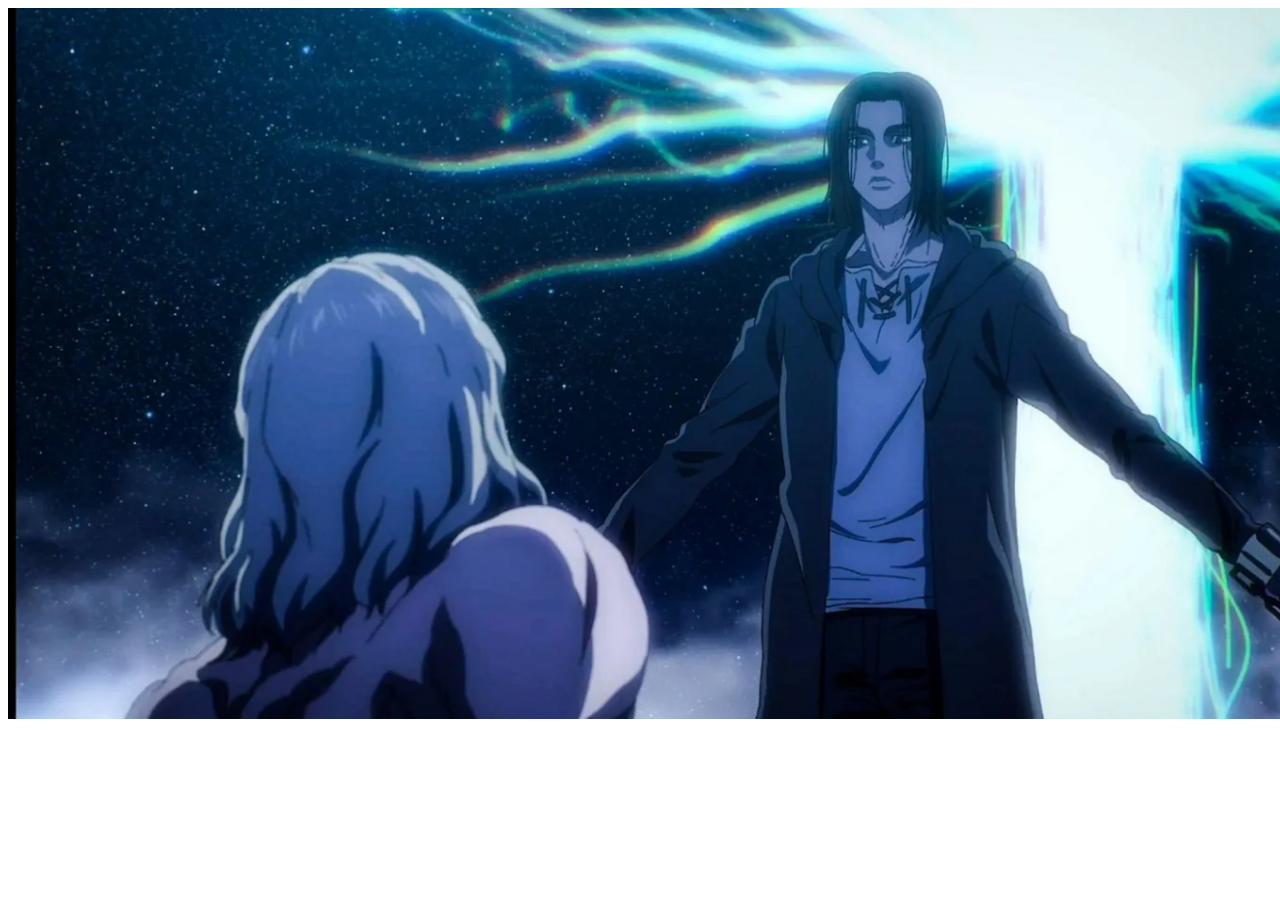
<file: html responsive images/index.html>
<!DOCTYPE html>
<html lang="en">
  <head>
    <meta charset="UTF-8" />
    <meta name="viewport" content="width=device-width, initial-scale=1.0" />
    <title>HTML Responsive Images</title>
  </head>
  <body>
    <picture>
      <img
        sizes="(max-width: 1400px) 100vw, 1400px"
        srcset="
          eren_hisshv_c_scale,w_200.webp   200w,
          eren_hisshv_c_scale,w_696.webp   696w,
          eren_hisshv_c_scale,w_1045.webp 1045w,
          eren_hisshv_c_scale,w_1359.webp 1359w,
          eren_hisshv_c_scale,w_1400.webp 1400w
        "
        src="eren_hisshv_c_scale,w_1400.webp"
        alt=""
      />
    </picture>
  </body>
</html>
</file>
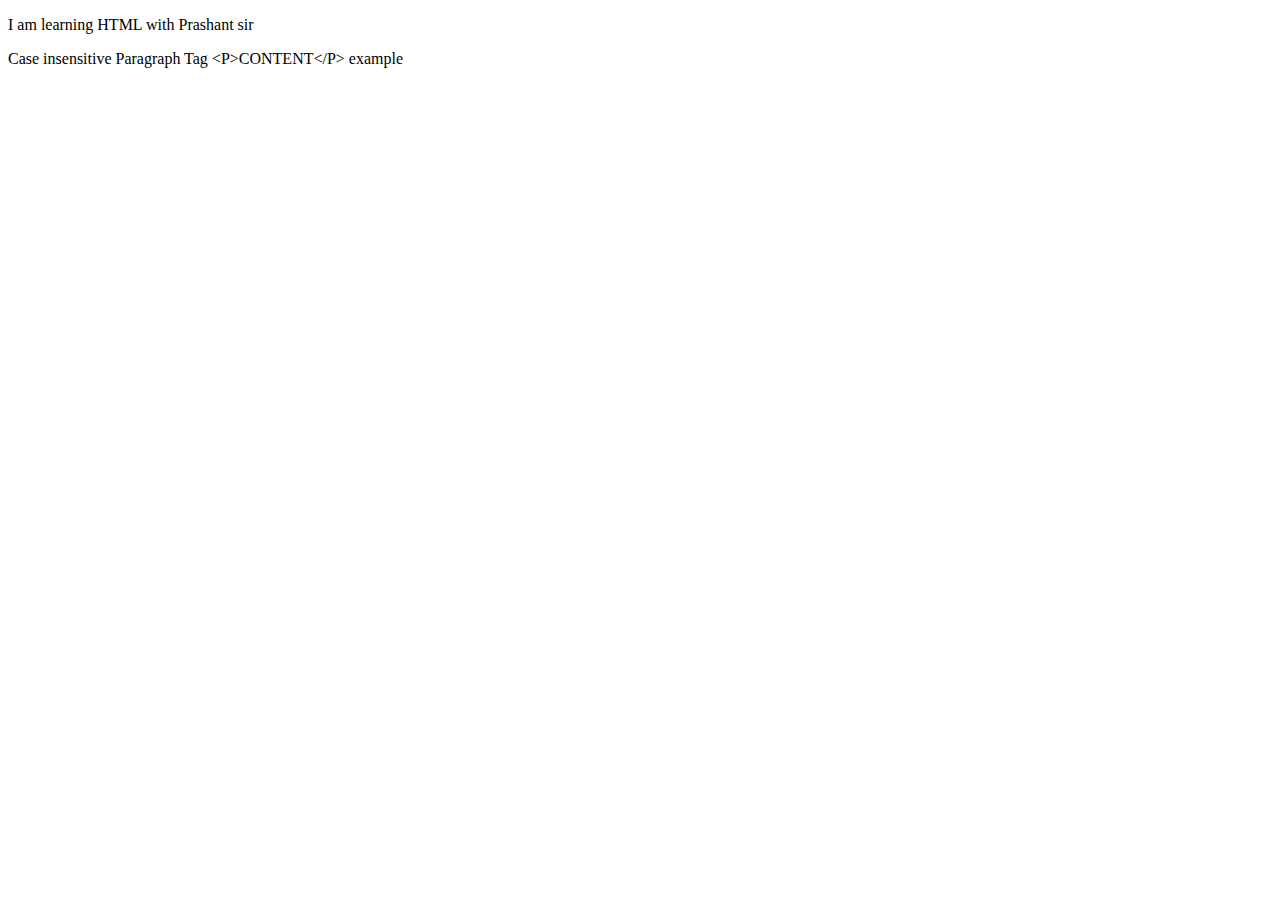
<file: Project Level 1/index.html>
<!-- Project Level 1 -->

<!-- 1. Create a new project with Index.html
2. Generate boilerplate code using Emmet
3. Write “I am learning with Prashant sir”
4. Use comments
5. Also use Case insensitive tags -->

<!DOCTYPE html>
<html lang="en">
  <head>
    <meta charset="UTF-8" />
    <meta name="viewport" content="width=device-width, initial-scale=1.0" />
    <title>Project Level 1</title>
  </head>
  <body>
    <p>I am learning HTML with Prashant sir</p>

    <!-- Comments is used for User Understanding and for making code unexecutable -->
    <!-- Comments Types -  Single line comment & Multi Line Comment-->
    <!-- single line comment in html -->
    <!-- This is a Multi Line Comment in HTML
    Here we are using Multiple Lines for comments. -->

    <!-- Case insensitive tag <P> is used here -->
    <p>Case insensitive Paragraph Tag &lt;P&gt;CONTENT&lt;/P&gt; example</p>
  </body>
</html>
</file>
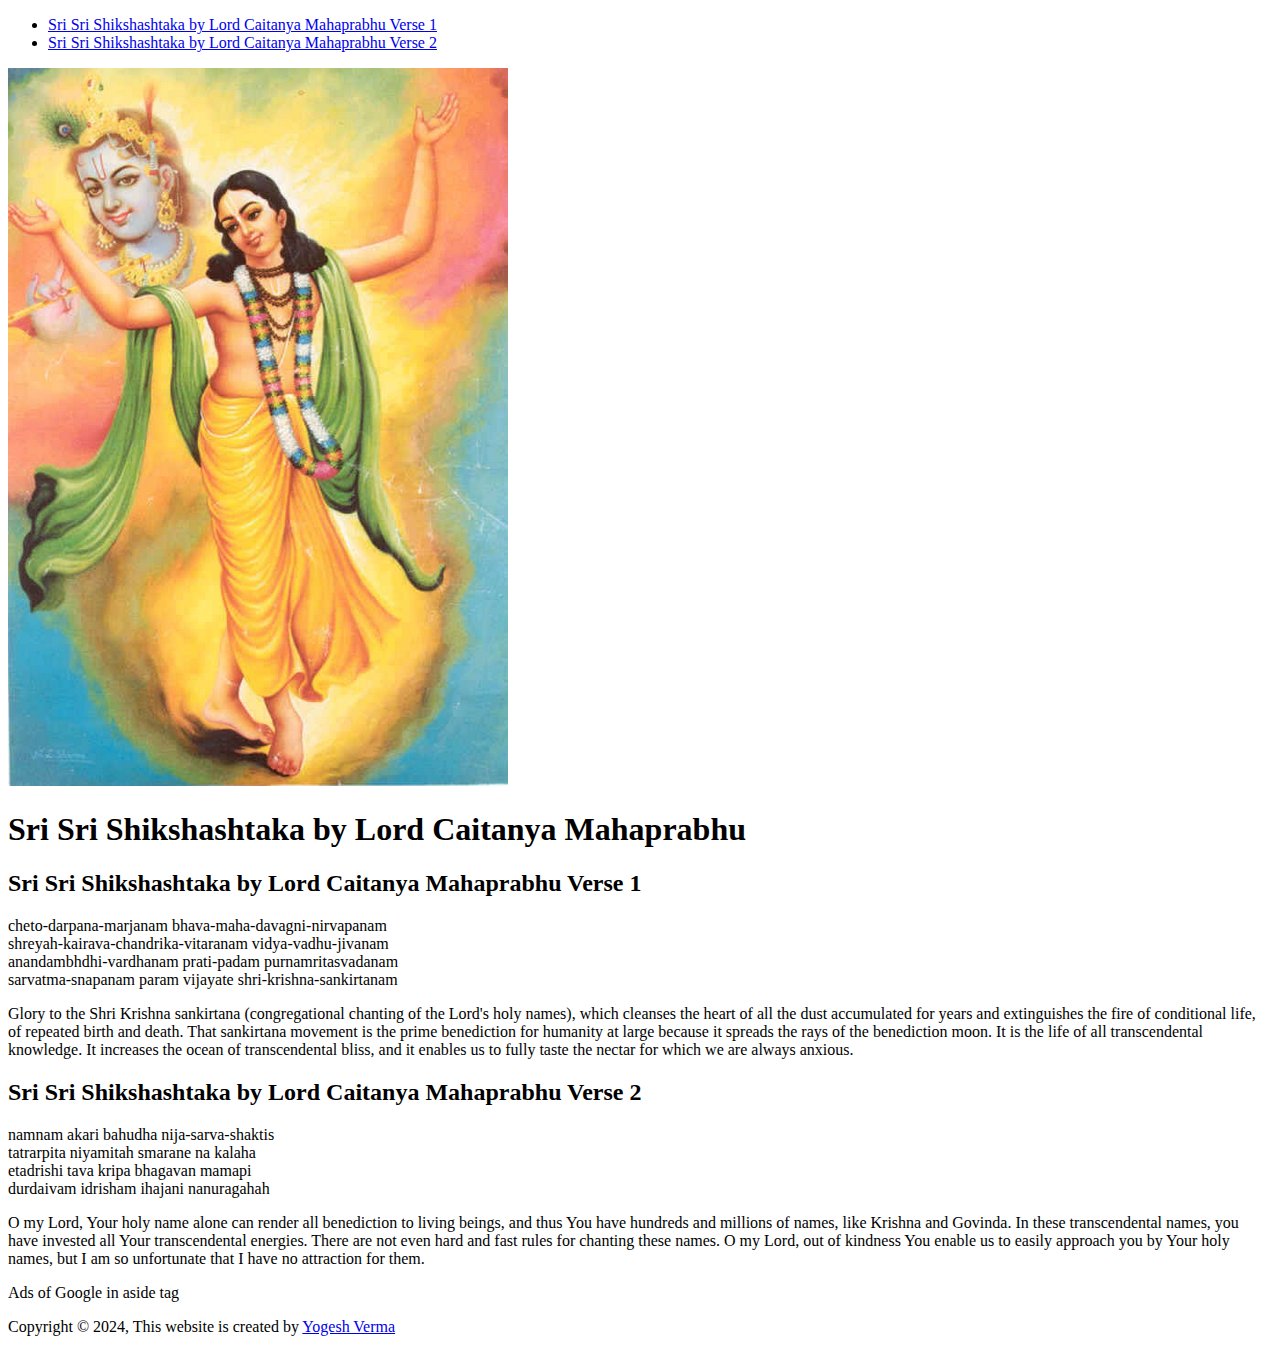
<file: Project Level 4/index.html>
<!--  Project Level 4
1. Create a page with header, footer, main(section, article, aside tag).
2. Make sure the project from level 3 has correct folder structure.
3. Create groupings of multiple tags using div.
4. Create navigation to important sections of your page. -->

<!DOCTYPE html>
<html lang="en">
  <head>
    <meta charset="UTF-8" />
    <meta name="viewport" content="width=device-width, initial-scale=1.0" />
    <title>Project Level 4</title>
  </head>

  <body>
    <header>
      <nav>
        <ul>
          <li>
            <a href="#verse1"
              >Sri Sri Shikshashtaka by Lord Caitanya Mahaprabhu Verse 1
            </a>
          </li>

          <!-- verse 2 -->
          <li>
            <a href="#verse2"
              >Sri Sri Shikshashtaka by Lord Caitanya Mahaprabhu Verse 2
            </a>
          </li>
        </ul>
      </nav>
    </header>
    <main>
      <section class="img" id="img">
        <img
          src="assets/Sri Chaitanya dancing in thought of Lord Krishna.bmp"
          alt="Sri Chaitanya dancing in thought of Lord Krishna"
          loading="lazy"
        />
      </section>
      <!-- verses -->
      <section class="verses" id="verses">
        <div>
          <h1>Sri Sri Shikshashtaka by Lord Caitanya Mahaprabhu</h1>
          <h2>Sri Sri Shikshashtaka by Lord Caitanya Mahaprabhu Verse 1</h2>
        </div>
        <!-- verse1 -->
        <article class="verse1" id="verse1">
          <p>
            cheto-darpana-marjanam bhava-maha-davagni-nirvapanam <br />
            shreyah-kairava-chandrika-vitaranam vidya-vadhu-jivanam <br />
            anandambhdhi-vardhanam prati-padam purnamritasvadanam <br />
            sarvatma-snapanam param vijayate shri-krishna-sankirtanam <br />
          </p>
          <p>
            Glory to the Shri Krishna sankirtana (congregational chanting of the
            Lord's holy names), which cleanses the heart of all the dust
            accumulated for years and extinguishes the fire of conditional life,
            of repeated birth and death. That sankirtana movement is the prime
            benediction for humanity at large because it spreads the rays of the
            benediction moon. It is the life of all transcendental knowledge. It
            increases the ocean of transcendental bliss, and it enables us to
            fully taste the nectar for which we are always anxious.
          </p>
        </article>
        <h2>Sri Sri Shikshashtaka by Lord Caitanya Mahaprabhu Verse 2</h2>
        <!-- verse2 -->
        <article class="verse2" id="verse2">
          <!-- verse -->
          <p>
            namnam akari bahudha nija-sarva-shaktis <br />
            tatrarpita niyamitah smarane na kalaha <br />
            etadrishi tava kripa bhagavan mamapi <br />
            durdaivam idrisham ihajani nanuragahah
          </p>
          <!-- meaning -->
          <p>
            O my Lord, Your holy name alone can render all benediction to living
            beings, and thus You have hundreds and millions of names, like
            Krishna and Govinda. In these transcendental names, you have
            invested all Your transcendental energies. There are not even hard
            and fast rules for chanting these names. O my Lord, out of kindness
            You enable us to easily approach you by Your holy names, but I am so
            unfortunate that I have no attraction for them.
          </p>
        </article>
      </section>

      <!-- aside -->
      <aside>Ads of Google in aside tag</aside>
    </main>
    <footer>
      <p>
        Copyright &copy; 2024, This website is created by
        <a href="https://www.yogeshverma.info" target="_blank">Yogesh Verma</a>
      </p>
    </footer>
  </body>
</html>
</file>
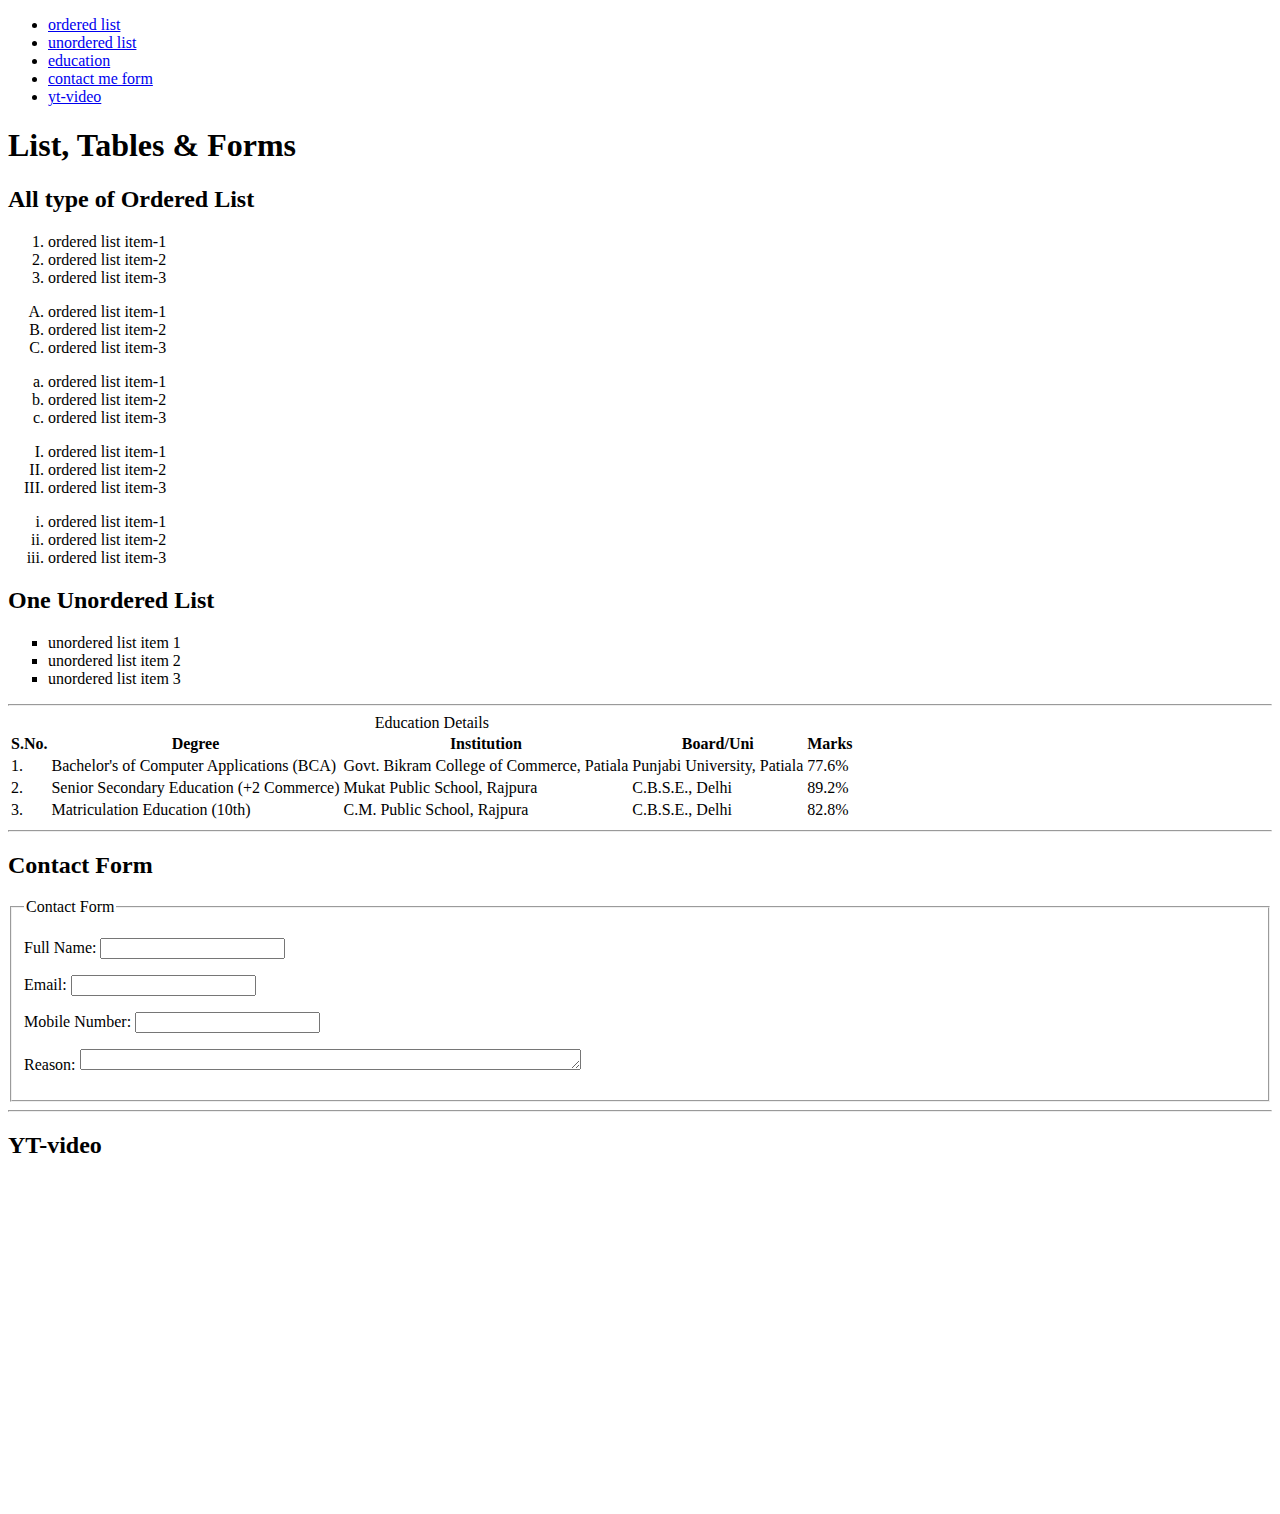
<file: Project Level 5/index.html>
<!-- Project Level 5
List, Tables & Forms
1. Create a page with all type of ordered list and one unordered list.
2. Create a table with headings, captions and a few rows. One of heading should take at least 3 columns.
3. Create a contact me form with relevant details for your resume website.
4. Use iFrame to add this video to your page. -->

<!DOCTYPE html>
<html lang="en">
  <head>
    <meta charset="UTF-8" />
    <meta name="viewport" content="width=device-width, initial-scale=1.0" />
    <title>Project Level 5 - List, Tables & Forms</title>
    <!-- style css linked -->
    <link rel="stylesheet" href="style/style.css" />
  </head>
  <body>
    <header>
      <nav>
        <ul>
          <li><a href="#orderedlist">ordered list</a></li>
          <li><a href="#unorderedlist">unordered list</a></li>
          <li><a href="#education">education</a></li>
          <li><a href="#contactmeform">contact me form</a></li>
          <li><a href="#yt-video">yt-video</a></li>
        </ul>
      </nav>
    </header>
    <main>
      <h1>List, Tables & Forms</h1>
      <!-- 1. Create a page with all type of ordered list and one unordered list. -->
      <!-- ordered list -->
      <section class="orderedlist" id="orderedlist">
        <h2>All type of Ordered List</h2>
        <!-- type="1" -->
        <ol type="1">
          <li>ordered list item-1</li>
          <li>ordered list item-2</li>
          <li>ordered list item-3</li>
        </ol>
        <!-- type="A" -->
        <ol type="A">
          <li>ordered list item-1</li>
          <li>ordered list item-2</li>
          <li>ordered list item-3</li>
        </ol>
        <!-- type="a" -->
        <ol type="a">
          <li>ordered list item-1</li>
          <li>ordered list item-2</li>
          <li>ordered list item-3</li>
        </ol>
        <!-- type="I" -->
        <ol type="I">
          <li>ordered list item-1</li>
          <li>ordered list item-2</li>
          <li>ordered list item-3</li>
        </ol>
        <!-- type="i" -->
        <ol type="i">
          <li>ordered list item-1</li>
          <li>ordered list item-2</li>
          <li>ordered list item-3</li>
        </ol>
      </section>
      <!-- unordered list -->
      <section class="unorderedlist" id="unorderedlist">
        <h2>One Unordered List</h2>
        <!-- type="square" -->
        <ul type="square">
          <li>unordered list item 1</li>
          <li>unordered list item 2</li>
          <li>unordered list item 3</li>
        </ul>
      </section>

      <hr />

      <!-- 2. Create a table with headings, captions and a few rows. One of heading should take at least 3 columns. -->
      <table class="education">
        <caption>
          Education Details
        </caption>
        <thead>
          <tr>
            <th>S.No. </th>
            <th>Degree </th>
            <th>Institution </th>
            <th>Board/Uni </th>
            <th>Marks </th>
          </tr>
        </thead>
        <tbody>
          <!-- bca -->
          <tr>
            <td>1. </td>
            <td>Bachelor's of Computer Applications (BCA)</td>
            <td>Govt. Bikram College of Commerce, Patiala</td>
            <td>Punjabi University, Patiala</td>
            <td>77.6%</td>
          </tr>
          <!-- 12th -->
          <tr>
            <td>2. </td>
            <td>Senior Secondary Education (+2 Commerce)</td>
            <td>Mukat Public School, Rajpura</td>
            <td>C.B.S.E., Delhi</td>
            <td>89.2%</td>
          </tr>
          <!-- 10th -->
          <tr>
            <td>3. </td>
            <td>Matriculation Education (10th)</td>
            <td>C.M. Public School, Rajpura</td>
            <td>C.B.S.E., Delhi</td>
            <td>82.8%</td>
          </tr>
        </tbody>
        <tfoot></tfoot>
      </table>

      <hr />

      <!-- 3. Create a contact me form with relevant details for your resume website. -->
      <section class="contactmeform" id="contactmeform">
        <h2>Contact Form</h2>
        <form action="#">
          <fieldset>
            <legend>Contact Form</legend>

            <!-- Full Name -->
            <p>
              <label for="fullname">Full Name: </label>
              <input type="text" id="fullname" name="fullname" />
            </p>

            <!-- Email -->
            <p>
              <label for="email">Email: </label>
              <input type="email" id="email" name="email" />
            </p>

            <!-- Mobile Number -->
            <p>
              <label for="mobilenumber">Mobile Number: </label>
              <input type="number" name="mobilenumber" id="mobilenumber" />
            </p>

            <!-- Reason -->
            <p>
              <label for="reason">Reason: </label>
              <textarea name="reason" id="reason" cols="60" rows="1"></textarea>
            </p>
          </fieldset>
        </form>
      </section>

      <hr />

      <!-- 4. Use iFrame to add this video to your page. -->
      <section class="yt-video" id="yt-video">
        <h2>YT-video</h2>
        <iframe
          width="560"
          height="315"
          src="https://www.youtube.com/embed/rklidcZ-aLU?si=Pa3d6qehlJIFCPZ-"
          title="YouTube video player"
          frameborder="0"
          allow="accelerometer; autoplay; clipboard-write; encrypted-media; gyroscope; picture-in-picture; web-share"
          referrerpolicy="strict-origin-when-cross-origin"
          allowfullscreen
        ></iframe>
      </section>
    </main>
    <footer>
      <p></p>
    </footer>
  </body>
</html>
</file>
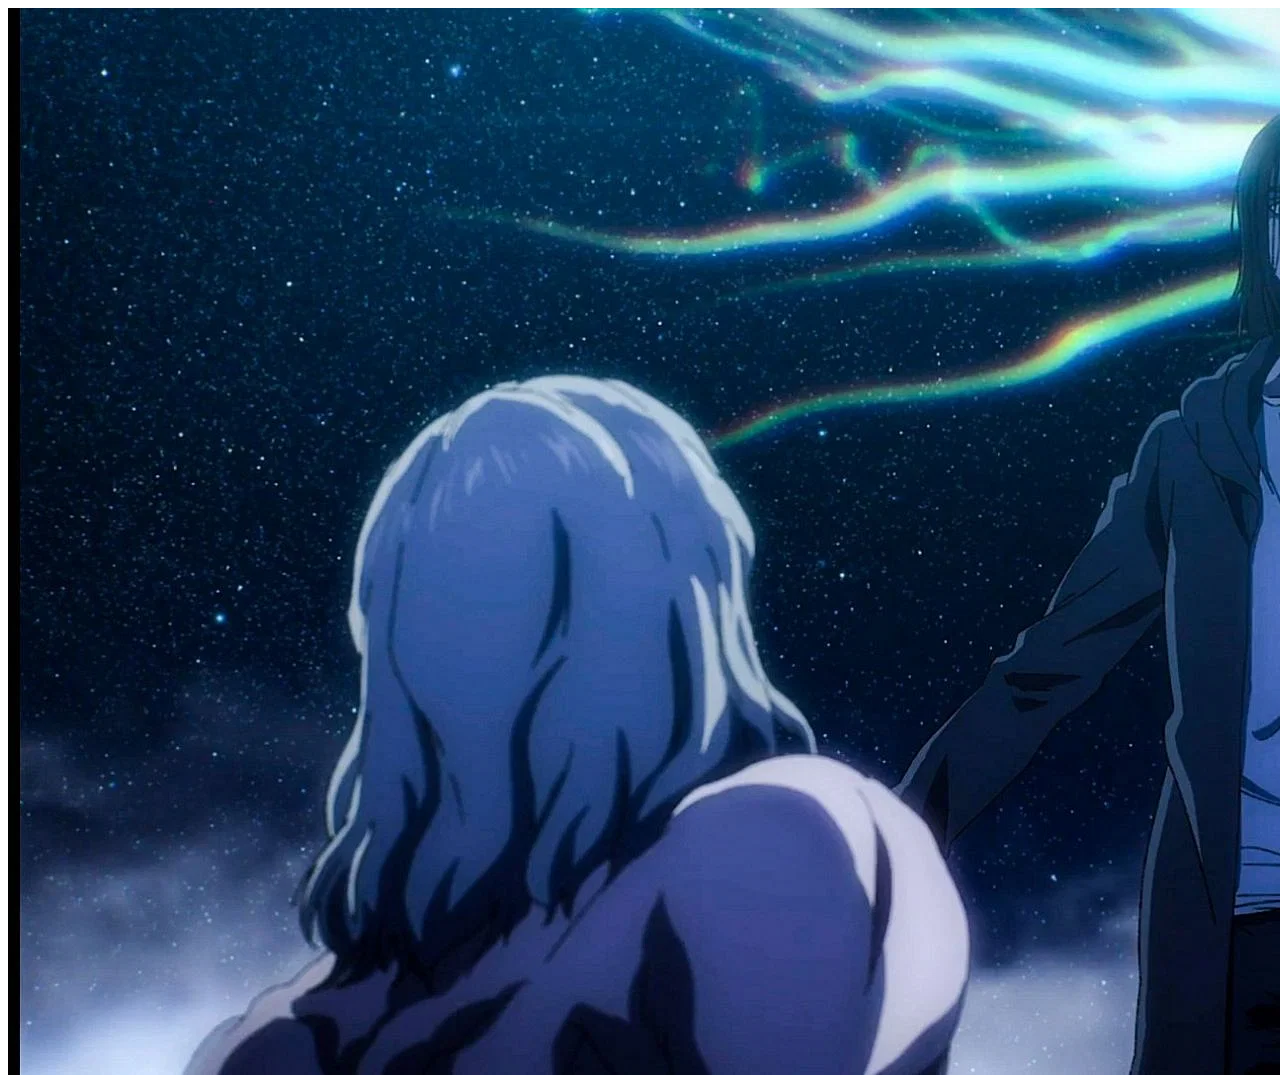
<file: html map and area/htmlmap.html>
<!DOCTYPE html>
<html lang="en">
  <head>
    <meta charset="UTF-8" />
    <meta name="viewport" content="width=device-width, initial-scale=1.0" />
    <title>HTML Map and Area</title>
  </head>
  <body>
    <img src="images/eren.webp" usemap="#image-map" />
    <!-- image-map -->
    <!-- generated image map using https://www.image-map.net/ -->
    <map name="image-map">
      <area
        target="_blank"
        alt="Google"
        title="Google"
        href="https://www.google.com/"
        coords="365,0,1416,571"
        shape="rect"
      />
      <area
        target="_blank"
        alt="Instagram"
        title="Instagram"
        href="https://www.instagram.com/"
        coords="1627,787,304"
        shape="circle"
      />
    </map>
  </body>
</html>
</file>
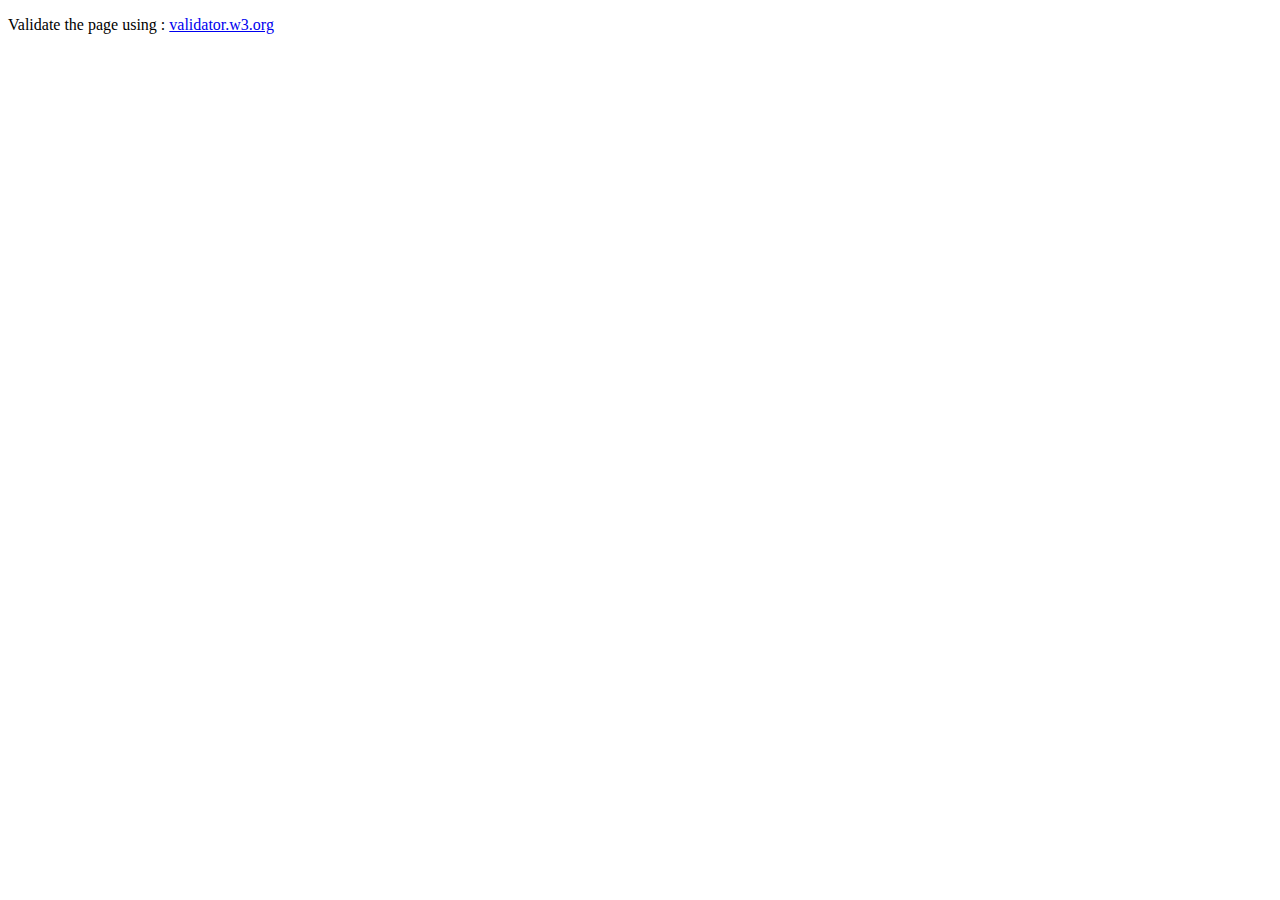
<file: Project Level 3/4validatethepage.html>
<!-- Validate the page using : https://validator.w3.org/ -->

<!DOCTYPE html>
<html lang="en">
  <head>
    <meta charset="UTF-8" />
    <meta name="viewport" content="width=device-width, initial-scale=1.0" />
    <title>Validate the page</title>
  </head>
  <body>
    <p>
      Validate the page using :
      <a href="https://validator.w3.org/" target="_blank">validator.w3.org</a>
    </p>
  </body>
</html>
</file>
<file: Project Level 5/style/style.css>
.table, .table tr, .table th, .table td{
    border: 2px solid black;
    border-collapse: collapse;
    padding: 5px;
}
</file>
